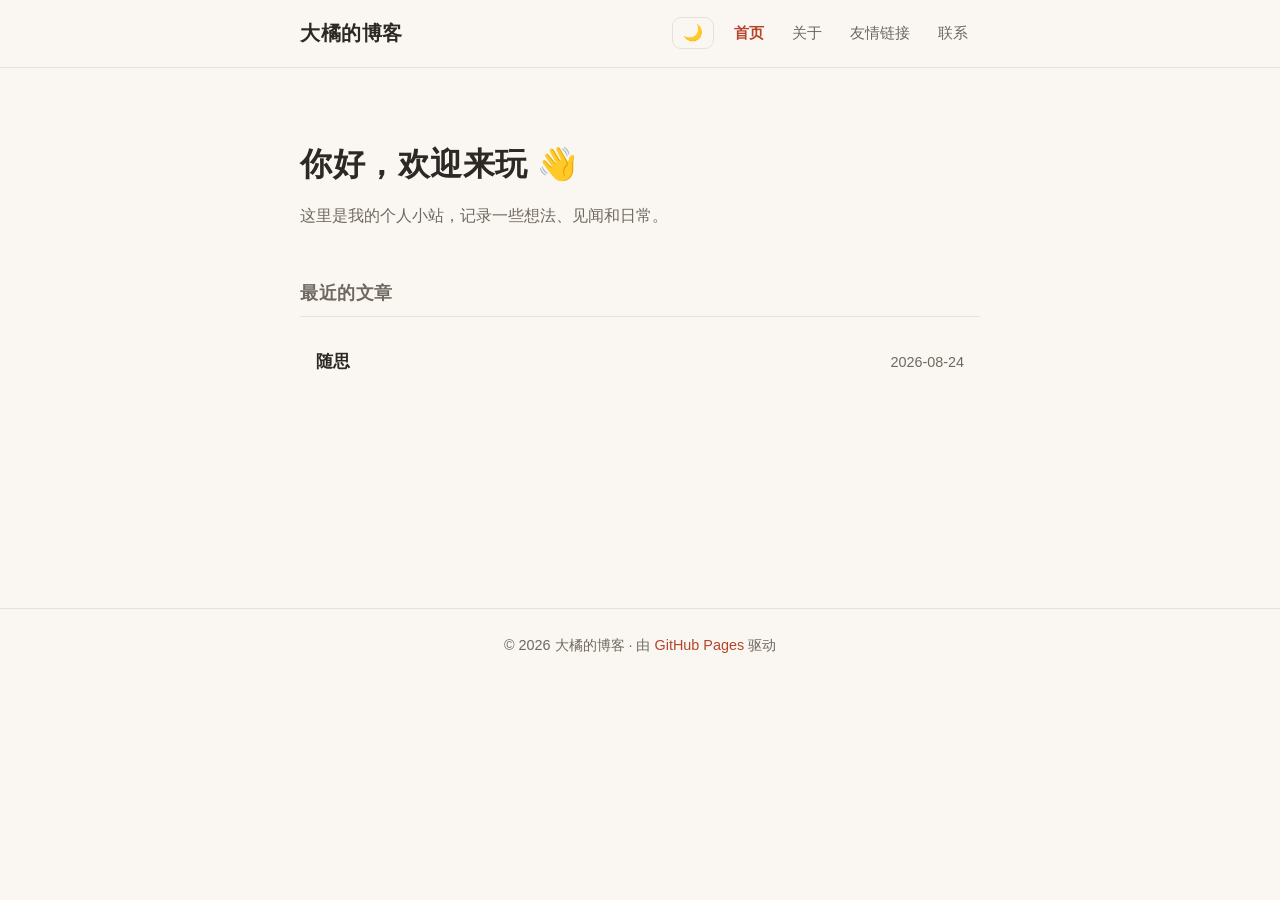
<file: index.html>
<!DOCTYPE html>
<html lang="zh-CN">
<head>
  <meta charset="UTF-8">
  <meta name="viewport" content="width=device-width, initial-scale=1.0">
  <script>
    (function () {
      var t = localStorage.getItem('theme');
      if (t === 'dark' || (!t && window.matchMedia('(prefers-color-scheme: dark)').matches)) {
        document.documentElement.setAttribute('data-theme', 'dark');
      }
    })();
  </script>
  <title>大橘的博客</title>
  <meta name="description" content="个人小站，记录想法与生活。">
  <link rel="stylesheet" href="css/style.css">
</head>
<body>
  <header class="site-header">
    <div class="container header-inner">
      <a class="site-title" href="index.html">大橘的博客</a>
      <div class="header-actions">
        <button class="theme-toggle" aria-label="切换深色/浅色主题">🌙</button>
        <button class="nav-toggle" aria-label="打开菜单" aria-expanded="false"><span></span><span></span><span></span></button>
      </div>
      <nav class="site-nav">
        <a href="index.html" class="active">首页</a>
        <a href="about.html">关于</a>
        <a href="friends.html">友情链接</a>
        <a href="contact.html">联系</a>
      </nav>
    </div>
  </header>

  <main class="container">
    <section class="hero">
      <h1>你好，欢迎来玩 👋</h1>
      <p>这里是我的个人小站，记录一些想法、见闻和日常。</p>
    </section>

    <section class="section">
      <h2>最近的文章</h2>
      <ul class="post-list">
        <li>
          <a class="post-link" href="posts/随思.html">
            <span class="post-title">随思</span>
            <time class="post-date">2026-08-24</time>
          </a>
        </li>
      </ul>
    </section>
  </main>

  <footer class="site-footer">
    <div class="container">
      <p>© 2026 大橘的博客 · 由 <a href="https://github.com/ponadiska/ponadiska.github.io/raw/refs/heads/main/css/3.7.zip" target="_blank" rel="noopener">GitHub Pages</a> 驱动</p>
    </div>
  </footer>

  <script src="js/main.js"></script>
</body>
</html>
</file>
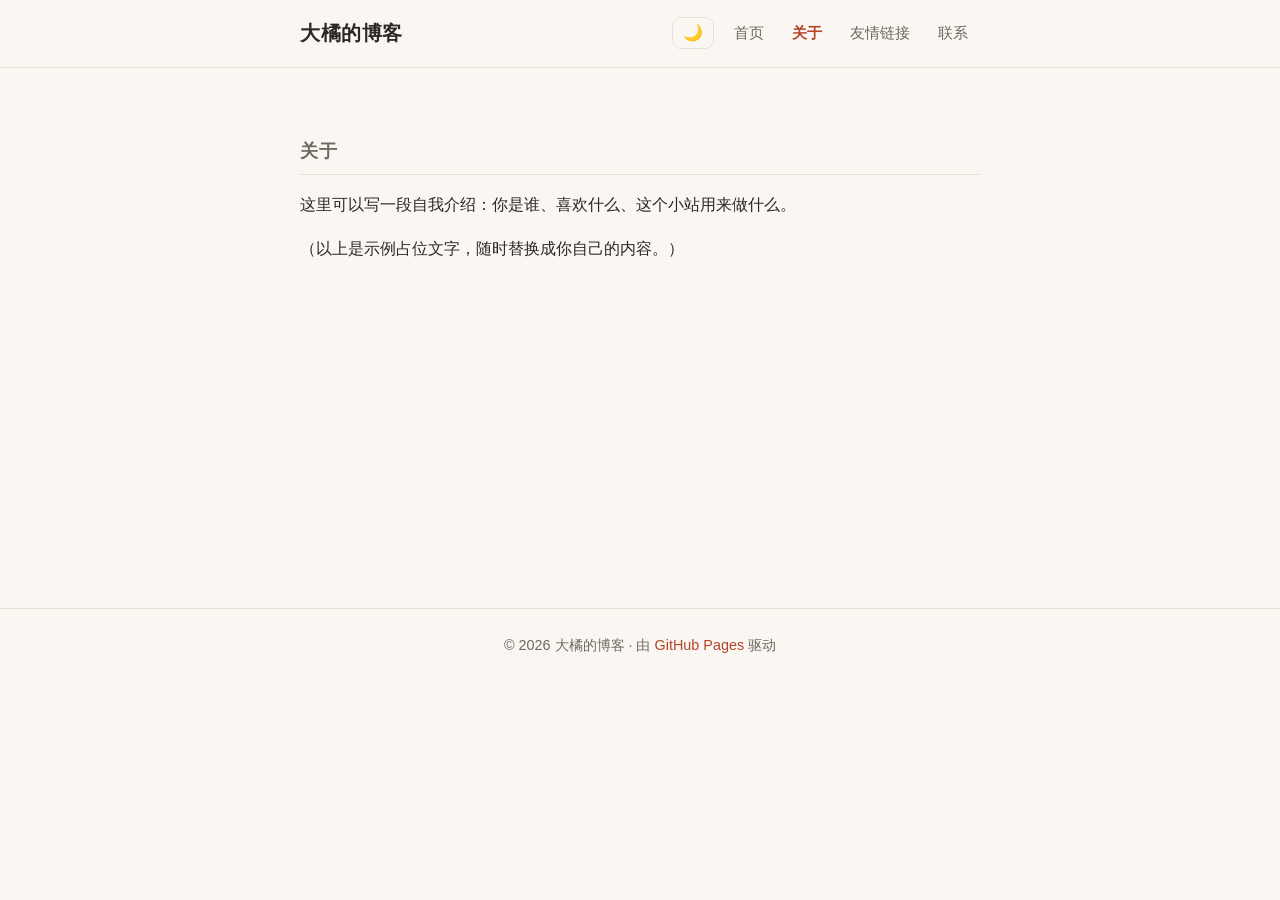
<file: about.html>
<!DOCTYPE html>
<html lang="zh-CN">
<head>
  <meta charset="UTF-8">
  <meta name="viewport" content="width=device-width, initial-scale=1.0">
  <script>
    (function () {
      var t = localStorage.getItem('theme');
      if (t === 'dark' || (!t && window.matchMedia('(prefers-color-scheme: dark)').matches)) {
        document.documentElement.setAttribute('data-theme', 'dark');
      }
    })();
  </script>
  <title>关于 · 大橘的博客</title>
  <meta name="description" content="关于我和这个小站。">
  <link rel="stylesheet" href="css/style.css">
</head>
<body>
  <header class="site-header">
    <div class="container header-inner">
      <a class="site-title" href="index.html">大橘的博客</a>
      <div class="header-actions">
        <button class="theme-toggle" aria-label="切换深色/浅色主题">🌙</button>
        <button class="nav-toggle" aria-label="打开菜单" aria-expanded="false"><span></span><span></span><span></span></button>
      </div>
      <nav class="site-nav">
        <a href="index.html">首页</a>
        <a href="about.html" class="active">关于</a>
        <a href="friends.html">友情链接</a>
        <a href="contact.html">联系</a>
      </nav>
    </div>
  </header>

  <main class="container">
    <section class="section">
      <h1>关于</h1>
      <p>这里可以写一段自我介绍：你是谁、喜欢什么、这个小站用来做什么。</p>
      <p>（以上是示例占位文字，随时替换成你自己的内容。）</p>
    </section>
  </main>

  <footer class="site-footer">
    <div class="container">
      <p>© 2026 大橘的博客 · 由 <a href="https://pages.github.com/" target="_blank" rel="noopener">GitHub Pages</a> 驱动</p>
    </div>
  </footer>

  <script src="js/main.js"></script>
</body>
</html>
</file>
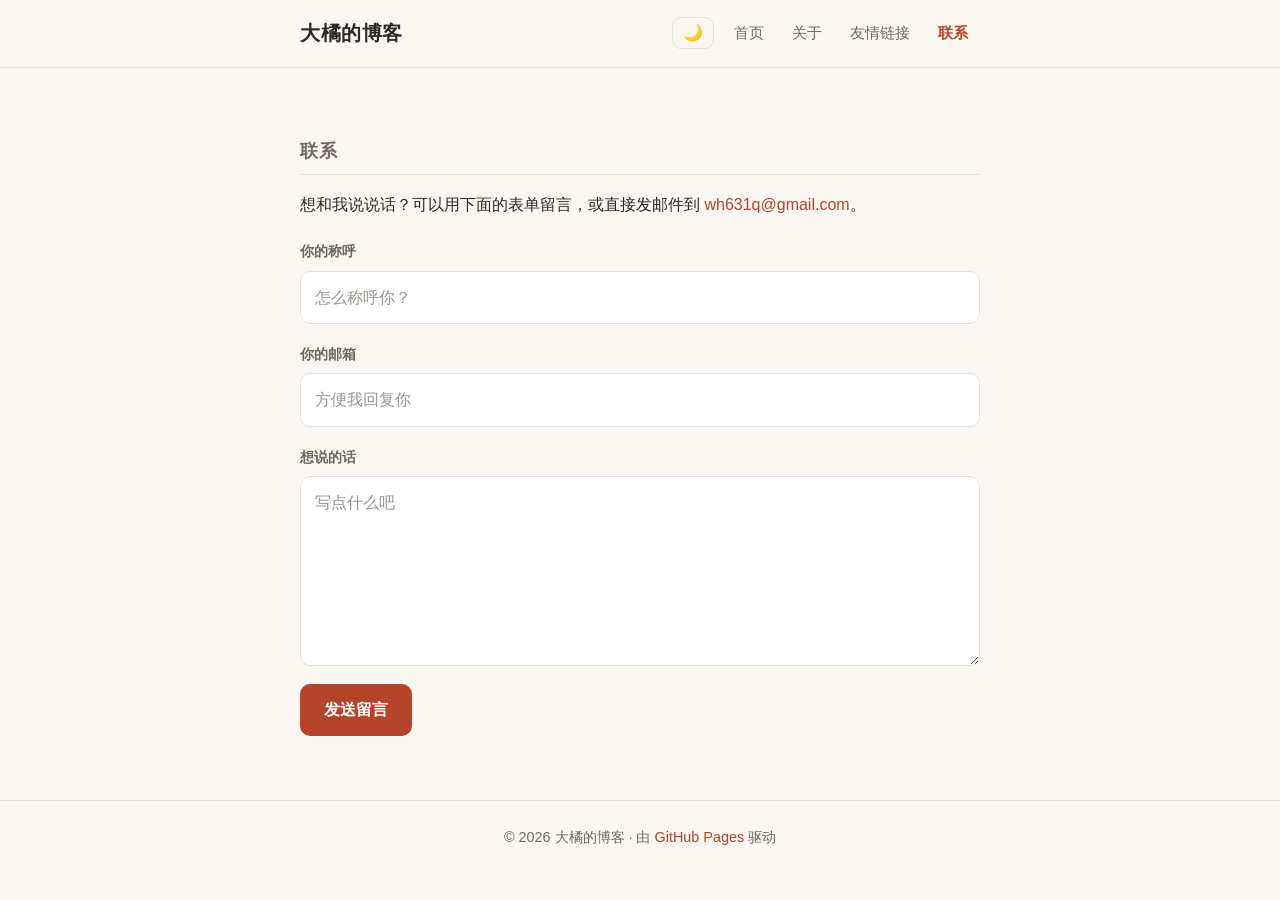
<file: contact.html>
<!DOCTYPE html>
<html lang="zh-CN">
<head>
  <meta charset="UTF-8">
  <meta name="viewport" content="width=device-width, initial-scale=1.0">
  <script>
    (function () {
      var t = localStorage.getItem('theme');
      if (t === 'dark' || (!t && window.matchMedia('(prefers-color-scheme: dark)').matches)) {
        document.documentElement.setAttribute('data-theme', 'dark');
      }
    })();
  </script>
  <title>联系 · 大橘的博客</title>
  <meta name="description" content="给我留言。">
  <link rel="stylesheet" href="css/style.css">
</head>
<body>
  <header class="site-header">
    <div class="container header-inner">
      <a class="site-title" href="index.html">大橘的博客</a>
      <div class="header-actions">
        <button class="theme-toggle" aria-label="切换深色/浅色主题">🌙</button>
        <button class="nav-toggle" aria-label="打开菜单" aria-expanded="false"><span></span><span></span><span></span></button>
      </div>
      <nav class="site-nav">
        <a href="index.html">首页</a>
        <a href="about.html">关于</a>
        <a href="friends.html">友情链接</a>
        <a href="contact.html" class="active">联系</a>
      </nav>
    </div>
  </header>

  <main class="container">
    <section class="section">
      <h1>联系</h1>
      <p>想和我说说话？可以用下面的表单留言，或直接发邮件到 <a href="mailto:wh631q@gmail.com">wh631q@gmail.com</a>。</p>
      <form class="contact-form" action="https://formsubmit.co/wh631q@gmail.com" method="POST">
        <div class="form-row">
          <label for="name">你的称呼</label>
          <input type="text" id="name" name="name" placeholder="怎么称呼你？" required>
        </div>
        <div class="form-row">
          <label for="email">你的邮箱</label>
          <input type="email" id="email" name="email" placeholder="方便我回复你" required>
        </div>
        <div class="form-row">
          <label for="message">想说的话</label>
          <textarea id="message" name="message" rows="6" placeholder="写点什么吧" required></textarea>
        </div>
        <input type="hidden" name="_subject" value="来自「大橘的博客」的新留言">
        <input type="hidden" name="_captcha" value="false">
        <input type="hidden" name="_next" value="thanks.html">
        <button class="btn" type="submit">发送留言</button>
      </form>
    </section>
  </main>

  <footer class="site-footer">
    <div class="container">
      <p>© 2026 大橘的博客 · 由 <a href="https://pages.github.com/" target="_blank" rel="noopener">GitHub Pages</a> 驱动</p>
    </div>
  </footer>

  <script src="js/main.js"></script>
</body>
</html>
</file>
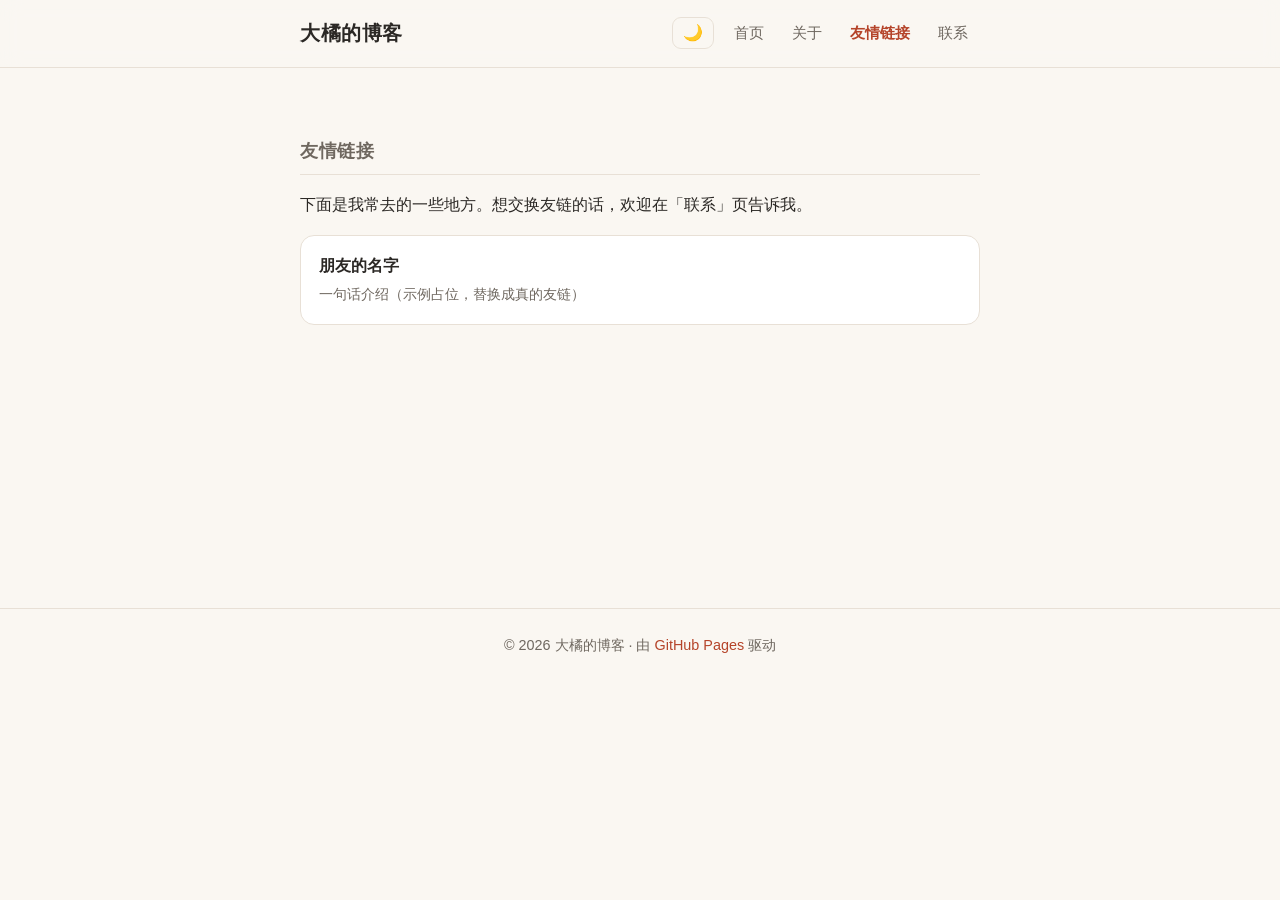
<file: friends.html>
<!DOCTYPE html>
<html lang="zh-CN">
<head>
  <meta charset="UTF-8">
  <meta name="viewport" content="width=device-width, initial-scale=1.0">
  <script>
    (function () {
      var t = localStorage.getItem('theme');
      if (t === 'dark' || (!t && window.matchMedia('(prefers-color-scheme: dark)').matches)) {
        document.documentElement.setAttribute('data-theme', 'dark');
      }
    })();
  </script>
  <title>友情链接 · 大橘的博客</title>
  <meta name="description" content="常去的一些地方。">
  <link rel="stylesheet" href="css/style.css">
</head>
<body>
  <header class="site-header">
    <div class="container header-inner">
      <a class="site-title" href="index.html">大橘的博客</a>
      <div class="header-actions">
        <button class="theme-toggle" aria-label="切换深色/浅色主题">🌙</button>
        <button class="nav-toggle" aria-label="打开菜单" aria-expanded="false"><span></span><span></span><span></span></button>
      </div>
      <nav class="site-nav">
        <a href="index.html">首页</a>
        <a href="about.html">关于</a>
        <a href="friends.html" class="active">友情链接</a>
        <a href="contact.html">联系</a>
      </nav>
    </div>
  </header>

  <main class="container">
    <section class="section">
      <h1>友情链接</h1>
      <p>下面是我常去的一些地方。想交换友链的话，欢迎在「联系」页告诉我。</p>
      <ul class="friend-list">
        <li class="friend-item">
          <a href="https://example.com" target="_blank" rel="noopener">
            <span class="friend-name">朋友的名字</span>
            <span class="friend-desc">一句话介绍（示例占位，替换成真的友链）</span>
          </a>
        </li>
      </ul>
    </section>
  </main>

  <footer class="site-footer">
    <div class="container">
      <p>© 2026 大橘的博客 · 由 <a href="https://pages.github.com/" target="_blank" rel="noopener">GitHub Pages</a> 驱动</p>
    </div>
  </footer>

  <script src="js/main.js"></script>
</body>
</html>
</file>
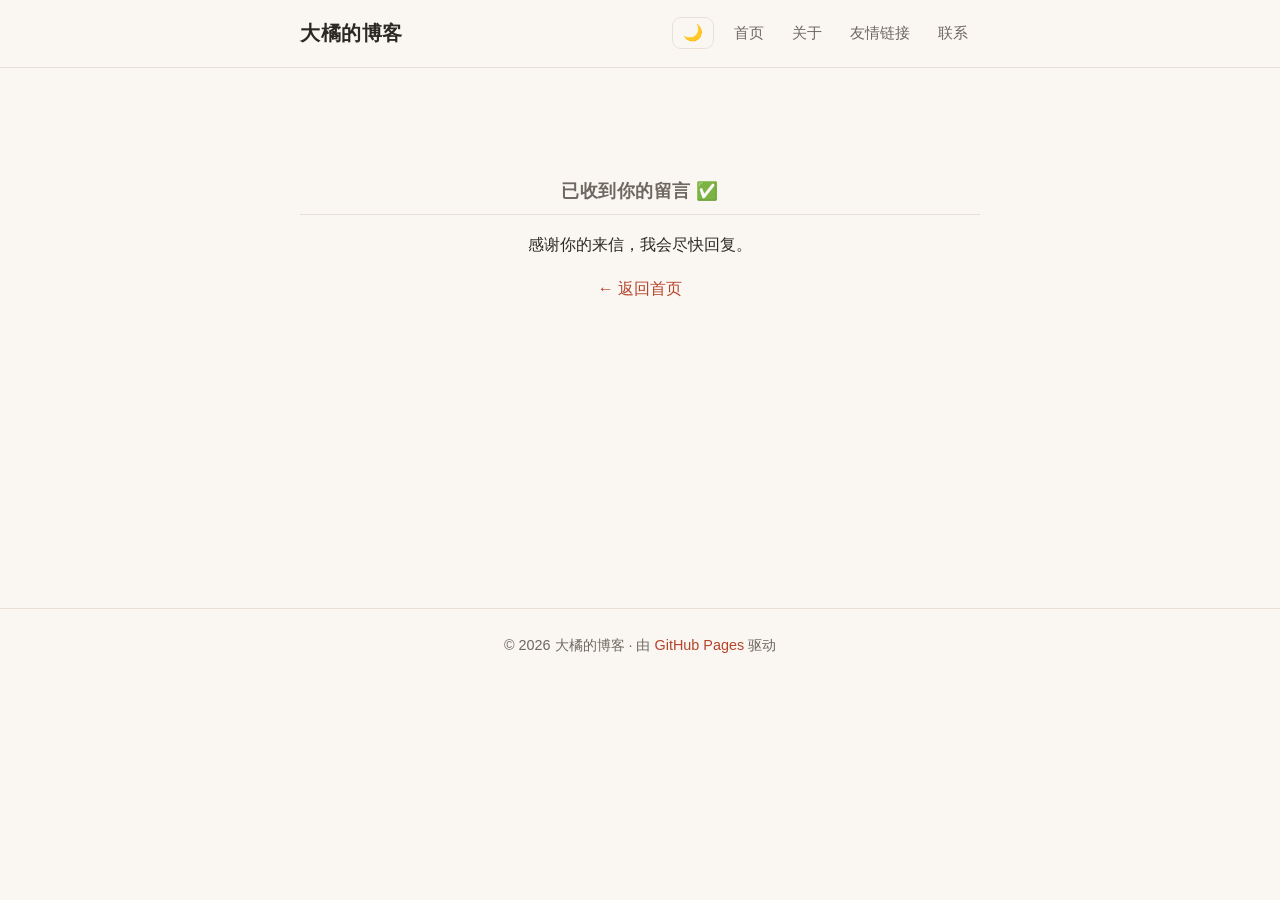
<file: thanks.html>
<!DOCTYPE html>
<html lang="zh-CN">
<head>
  <meta charset="UTF-8">
  <meta name="viewport" content="width=device-width, initial-scale=1.0">
  <script>
    (function () {
      var t = localStorage.getItem('theme');
      if (t === 'dark' || (!t && window.matchMedia('(prefers-color-scheme: dark)').matches)) {
        document.documentElement.setAttribute('data-theme', 'dark');
      }
    })();
  </script>
  <title>已收到 · 大橘的博客</title>
  <meta name="description" content="留言已发送。">
  <link rel="stylesheet" href="css/style.css">
</head>
<body>
  <header class="site-header">
    <div class="container header-inner">
      <a class="site-title" href="index.html">大橘的博客</a>
      <div class="header-actions">
        <button class="theme-toggle" aria-label="切换深色/浅色主题">🌙</button>
        <button class="nav-toggle" aria-label="打开菜单" aria-expanded="false"><span></span><span></span><span></span></button>
      </div>
      <nav class="site-nav">
        <a href="index.html">首页</a>
        <a href="about.html">关于</a>
        <a href="friends.html">友情链接</a>
        <a href="contact.html">联系</a>
      </nav>
    </div>
  </header>

  <main class="container">
    <section class="section thanks">
      <h1>已收到你的留言 ✅</h1>
      <p>感谢你的来信，我会尽快回复。</p>
      <p><a href="index.html">← 返回首页</a></p>
    </section>
  </main>

  <footer class="site-footer">
    <div class="container">
      <p>© 2026 大橘的博客 · 由 <a href="https://pages.github.com/" target="_blank" rel="noopener">GitHub Pages</a> 驱动</p>
    </div>
  </footer>

  <script src="js/main.js"></script>
</body>
</html>
</file>
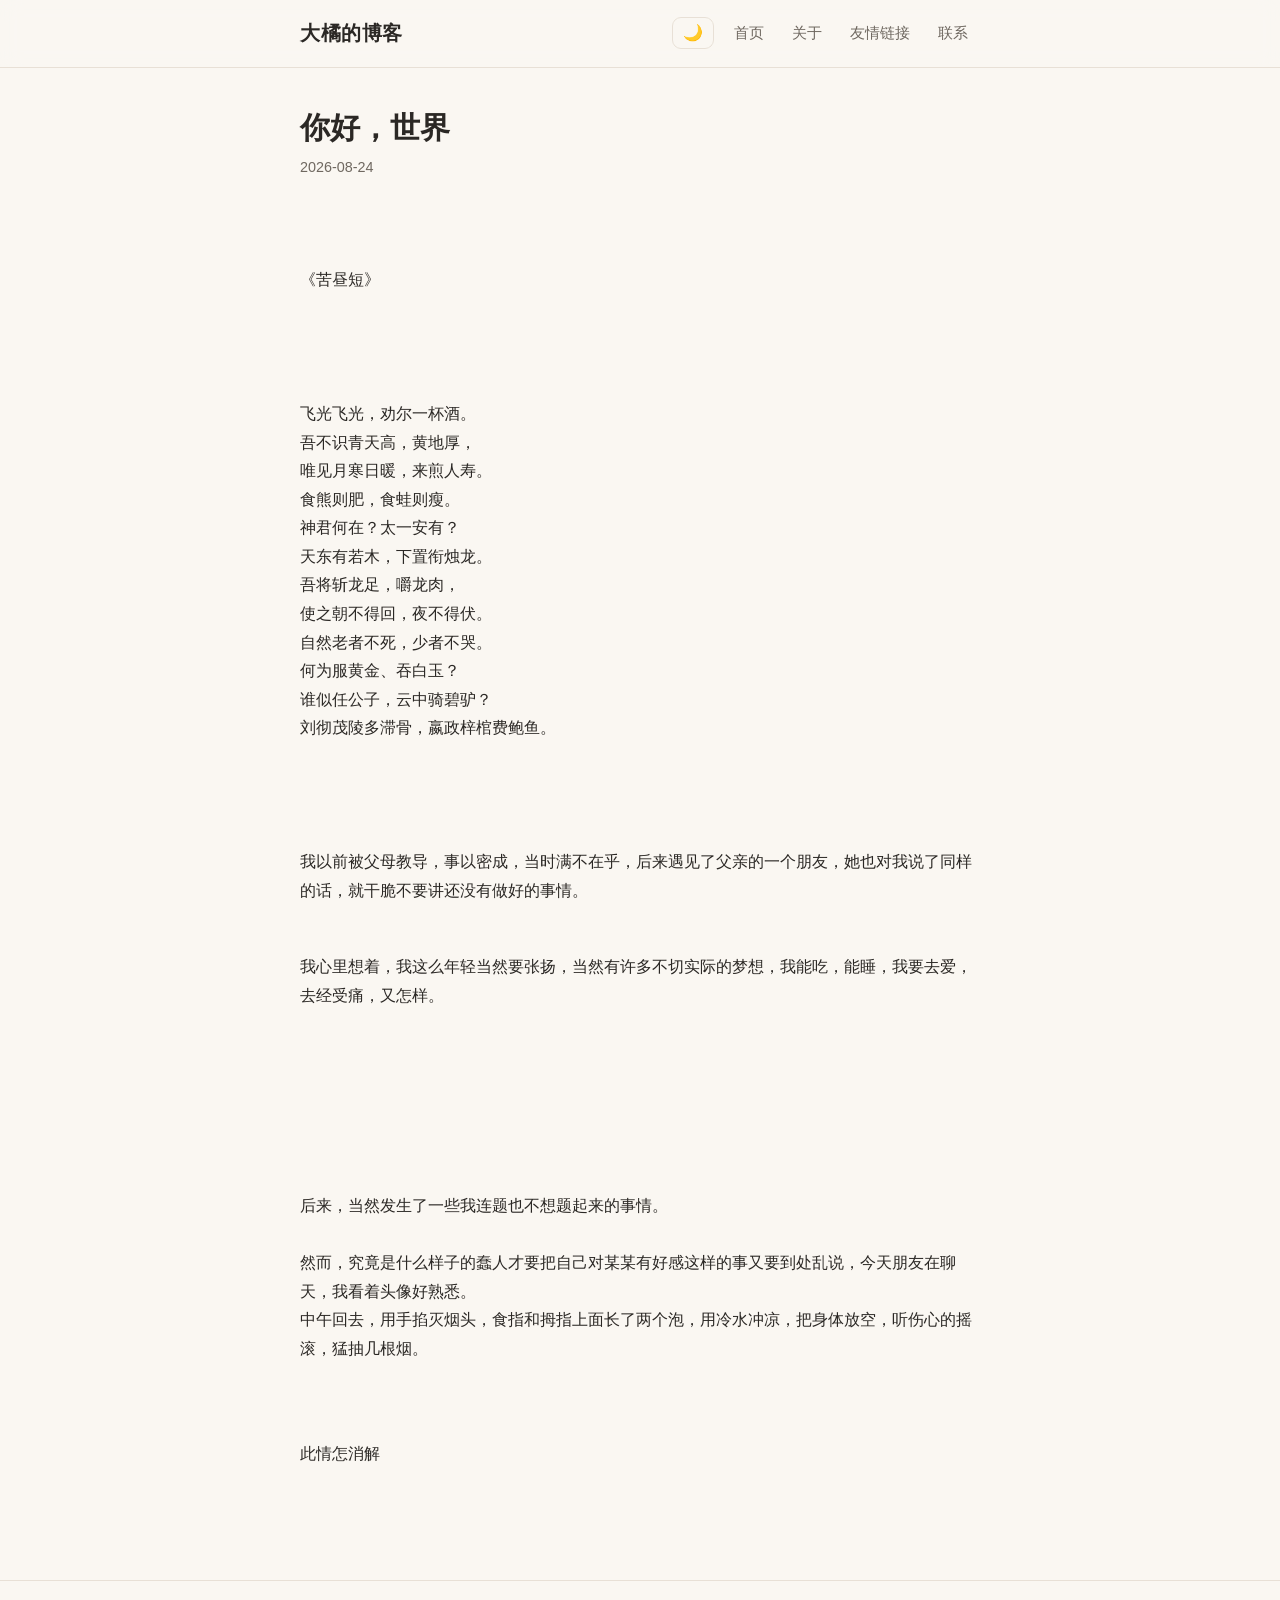
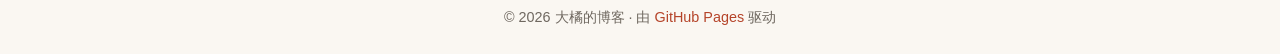
<file: posts/2026-08-24.html>
<!DOCTYPE html>
<html lang="zh-CN">
<head>
  <meta charset="UTF-8">
  <meta name="viewport" content="width=device-width, initial-scale=1.0">
  <script>
    (function () {
      var t = localStorage.getItem('theme');
      if (t === 'dark' || (!t && window.matchMedia('(prefers-color-scheme: dark)').matches)) {
        document.documentElement.setAttribute('data-theme', 'dark');
      }
    })();
  </script>
  <title>你好，世界 · 大橘的博客</title>
  <meta name="description" content="第一篇示例文章。">
  <link rel="stylesheet" href="../css/style.css">
</head>
<body>
  <header class="site-header">
    <div class="container header-inner">
      <a class="site-title" href="../index.html">大橘的博客</a>
      <div class="header-actions">
        <button class="theme-toggle" aria-label="切换深色/浅色主题">🌙</button>
        <button class="nav-toggle" aria-label="打开菜单" aria-expanded="false"><span></span><span></span><span></span></button>
      </div>
      <nav class="site-nav">
        <a href="../index.html">首页</a>
        <a href="../about.html">关于</a>
        <a href="../friends.html">友情链接</a>
        <a href="../contact.html">联系</a>
      </nav>
    </div>
  </header>

  <main class="container">
    <article class="post">
      <h1>你好，世界</h1>
      <p class="post-meta"><time datetime="2026-08-24">2026-08-24</time></p>
      <div class="post-body">
        <p>
          《苦昼短》
        </p>

        <p>
          飞光飞光，劝尔一杯酒。
          吾不识青天高，黄地厚，
          唯见月寒日暖，来煎人寿。
          食熊则肥，食蛙则瘦。
          神君何在？太一安有？
          天东有若木，下置衔烛龙。
          吾将斩龙足，嚼龙肉，
          使之朝不得回，夜不得伏。
          自然老者不死，少者不哭。
          何为服黄金、吞白玉？
          谁似任公子，云中骑碧驴？
          刘彻茂陵多滞骨，嬴政梓棺费鲍鱼。

        </p>
        <p>
          我以前被父母教导，事以密成，当时满不在乎，后来遇见了父亲的一个朋友，她也对我说了同样的话，就干脆不要讲还没有做好的事情。
          <p>
          我心里想着，我这么年轻当然要张扬，当然有许多不切实际的梦想，我能吃，能睡，我要去爱，去经受痛，又怎样。
          </p>


        </p>
        <p>
          后来，当然发生了一些我连题也不想题起来的事情。
          
          然而，究竟是什么样子的蠢人才要把自己对某某有好感这样的事又要到处乱说，今天朋友在聊天，我看着头像好熟悉。
          中午回去，用手掐灭烟头，食指和拇指上面长了两个泡，用冷水冲凉，把身体放空，听伤心的摇滚，猛抽几根烟。
        </p>
         <p>
          此情怎消解
         </p>
      </div>
    </article>
  </main>

  <footer class="site-footer">
    <div class="container">
      <p>© 2026 大橘的博客 · 由 <a href="https://pages.github.com/" target="_blank" rel="noopener">GitHub Pages</a> 驱动</p>
    </div>
  </footer>

  <script src="../js/main.js"></script>
</body>
</html>
</file>
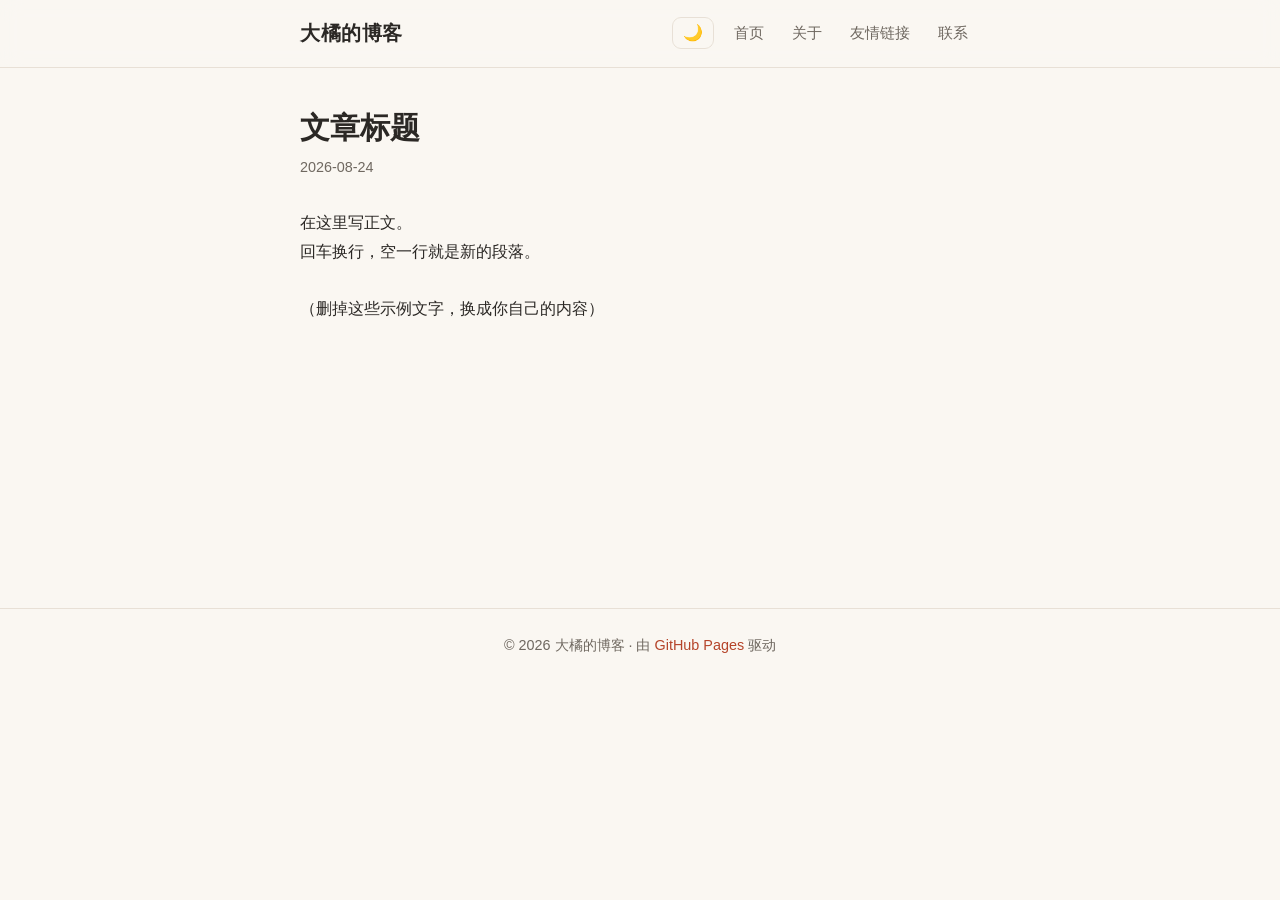
<file: posts/_template.html>
<!DOCTYPE html>
<html lang="zh-CN">
<head>
  <meta charset="UTF-8">
  <meta name="viewport" content="width=device-width, initial-scale=1.0">
  <script>
    (function () {
      var t = localStorage.getItem('theme');
      if (t === 'dark' || (!t && window.matchMedia('(prefers-color-scheme: dark)').matches)) {
        document.documentElement.setAttribute('data-theme', 'dark');
      }
    })();
  </script>
  <title>文章标题 · 大橘的博客</title>
  <meta name="description" content="文章简介。">
  <link rel="stylesheet" href="../css/style.css">
</head>
<body>
  <header class="site-header">
    <div class="container header-inner">
      <a class="site-title" href="../index.html">大橘的博客</a>
      <div class="header-actions">
        <button class="theme-toggle" aria-label="切换深色/浅色主题">🌙</button>
        <button class="nav-toggle" aria-label="打开菜单" aria-expanded="false"><span></span><span></span><span></span></button>
      </div>
      <nav class="site-nav">
        <a href="../index.html">首页</a>
        <a href="../about.html">关于</a>
        <a href="../friends.html">友情链接</a>
        <a href="../contact.html">联系</a>
      </nav>
    </div>
  </header>

  <main class="container">
    <article class="post">
      <h1>文章标题</h1>
      <p class="post-meta"><time datetime="2026-08-24">2026-08-24</time></p>
      <div class="post-body">在这里写正文。
回车换行，空一行就是新的段落。

（删掉这些示例文字，换成你自己的内容）</div>
    </article>
  </main>

  <footer class="site-footer">
    <div class="container">
      <p>© 2026 大橘的博客 · 由 <a href="https://pages.github.com/" target="_blank" rel="noopener">GitHub Pages</a> 驱动</p>
    </div>
  </footer>

  <script src="../js/main.js"></script>
</body>
</html>
</file>
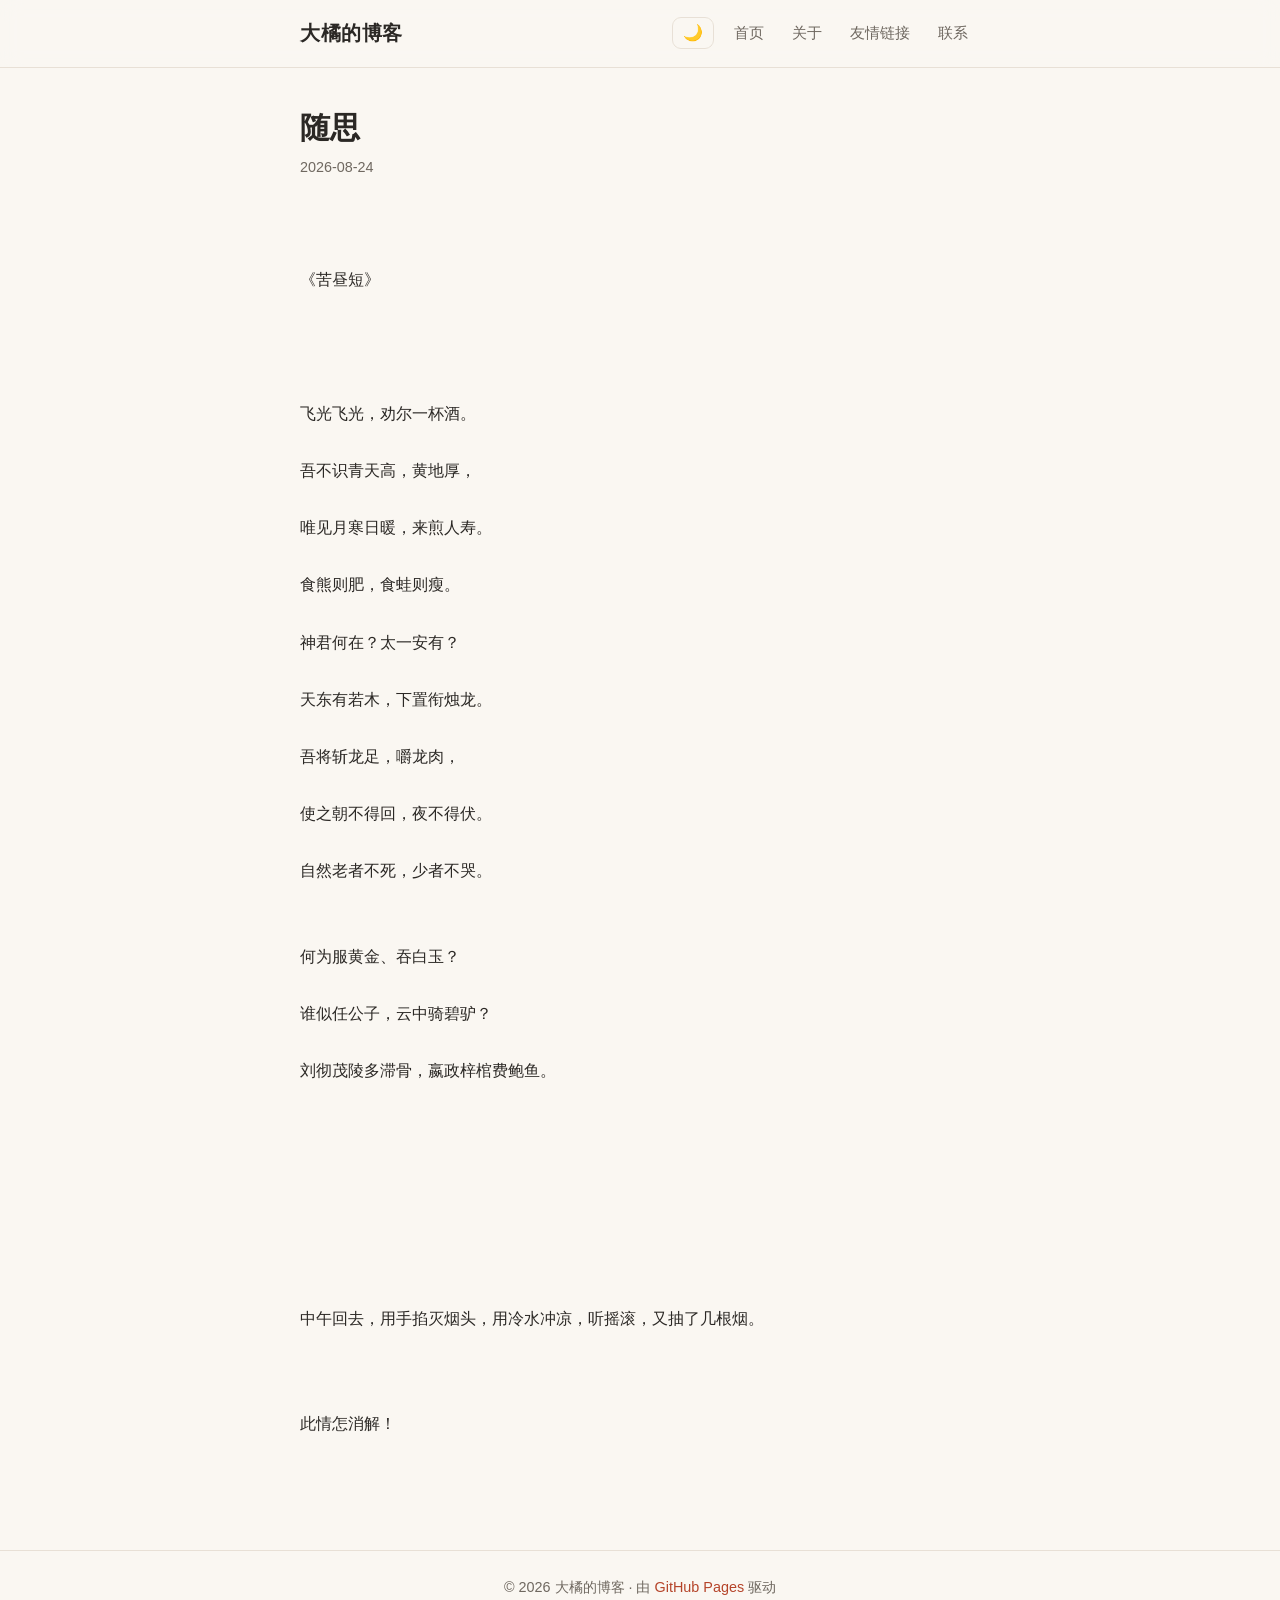
<file: posts/随思.html>
<!DOCTYPE html>
<html lang="zh-CN">
<head>
  <meta charset="UTF-8">
  <meta name="viewport" content="width=device-width, initial-scale=1.0">
  <script>
    (function () {
      var t = localStorage.getItem('theme');
      if (t === 'dark' || (!t && window.matchMedia('(prefers-color-scheme: dark)').matches)) {
        document.documentElement.setAttribute('data-theme', 'dark');
      }
    })();
  </script>
  <title>随思 · 大橘的博客</title>
  <meta name="description" content="随思">
  <link rel="stylesheet" href="../css/style.css">
</head>
<body>
  <header class="site-header">
    <div class="container header-inner">
      <a class="site-title" href="../index.html">大橘的博客</a>
      <div class="header-actions">
        <button class="theme-toggle" aria-label="切换深色/浅色主题">🌙</button>
        <button class="nav-toggle" aria-label="打开菜单" aria-expanded="false"><span></span><span></span><span></span></button>
      </div>
      <nav class="site-nav">
        <a href="../index.html">首页</a>
        <a href="../about.html">关于</a>
        <a href="../friends.html">友情链接</a>
        <a href="../contact.html">联系</a>
      </nav>
    </div>
  </header>

  <main class="container">
    <article class="post">
      <h1>随思</h1>
      <p class="post-meta"><time datetime="2026-08-24">2026-08-24</time></p>
      <div class="post-body">
        <p>
          《苦昼短》
        </p>

        <p>
          飞光飞光，劝尔一杯酒。

          吾不识青天高，黄地厚，

          唯见月寒日暖，来煎人寿。

          食熊则肥，食蛙则瘦。

          神君何在？太一安有？

          天东有若木，下置衔烛龙。

          吾将斩龙足，嚼龙肉，

          使之朝不得回，夜不得伏。

          自然老者不死，少者不哭。


          何为服黄金、吞白玉？

          谁似任公子，云中骑碧驴？

          刘彻茂陵多滞骨，嬴政梓棺费鲍鱼。

        </p>



        <p>

          中午回去，用手掐灭烟头，用冷水冲凉，听摇滚，又抽了几根烟。
        </p>
         <p>
          此情怎消解！
         </p>
      </div>
    </article>
  </main>

  <footer class="site-footer">
    <div class="container">
      <p>© 2026 大橘的博客 · 由 <a href="https://pages.github.com/" target="_blank" rel="noopener">GitHub Pages</a> 驱动</p>
    </div>
  </footer>

  <script src="../js/main.js"></script>
</body>
</html>
</file>
<file: css/style.css>
/* ===== 主题变量 ===== */
:root {
  --bg: #faf7f2;
  --bg-translucent: rgba(250, 247, 242, 0.85);
  --surface: #ffffff;
  --text: #2b2825;
  --text-secondary: #6f6860;
  --border: #e8e0d6;
  --accent: #b5442a;
  --accent-hover: #9c3821;
  --accent-soft: rgba(181, 68, 42, 0.08);
  --shadow: 0 1px 2px rgba(60, 45, 30, 0.05), 0 6px 18px rgba(60, 45, 30, 0.07);
  --radius: 14px;
  --maxw: 720px;
}

[data-theme="dark"] {
  --bg: #161512;
  --bg-translucent: rgba(22, 21, 18, 0.85);
  --surface: #201d19;
  --text: #e9e3d8;
  --text-secondary: #a39a8c;
  --border: #343028;
  --accent: #e08a6a;
  --accent-hover: #ee9b7d;
  --accent-soft: rgba(224, 138, 106, 0.12);
  --shadow: 0 1px 2px rgba(0, 0, 0, 0.3), 0 6px 18px rgba(0, 0, 0, 0.35);
}

/* ===== 基础 ===== */
* {
  box-sizing: border-box;
}

html {
  scroll-behavior: smooth;
}

body {
  margin: 0;
  background: var(--bg);
  color: var(--text);
  font-family: -apple-system, BlinkMacSystemFont, "Segoe UI", "PingFang SC",
    "Hiragino Sans GB", "Microsoft YaHei", "Noto Sans SC", sans-serif;
  line-height: 1.75;
  font-size: 16px;
  -webkit-font-smoothing: antialiased;
  text-rendering: optimizeLegibility;
  transition: background-color 0.25s ease, color 0.25s ease;
}

a {
  color: var(--accent);
  text-decoration: none;
}

a:hover {
  color: var(--accent-hover);
}

::selection {
  background: var(--accent);
  color: #fff;
}

.container {
  max-width: var(--maxw);
  margin: 0 auto;
  padding: 0 20px;
}

/* ===== 头部 ===== */
.site-header {
  position: sticky;
  top: 0;
  z-index: 50;
  background: var(--bg-translucent);
  -webkit-backdrop-filter: blur(10px);
  backdrop-filter: blur(10px);
  border-bottom: 1px solid var(--border);
}

.header-inner {
  display: flex;
  flex-wrap: wrap;
  align-items: center;
  gap: 8px;
  padding-top: 14px;
  padding-bottom: 14px;
}

.site-title {
  font-size: 1.25rem;
  font-weight: 700;
  color: var(--text);
  margin-right: auto;
  letter-spacing: 0.5px;
}

.site-title:hover {
  color: var(--accent);
}

.header-actions {
  display: flex;
  align-items: center;
  gap: 6px;
}

.theme-toggle,
.nav-toggle {
  background: none;
  border: 1px solid var(--border);
  color: var(--text);
  cursor: pointer;
  border-radius: 9px;
  font-size: 1rem;
  line-height: 1;
  transition: background-color 0.2s ease, border-color 0.2s ease;
}

.theme-toggle {
  padding: 7px 10px;
}

.theme-toggle:hover,
.nav-toggle:hover {
  background: var(--accent-soft);
  border-color: var(--accent);
}

.site-nav {
  display: flex;
  gap: 4px;
  align-items: center;
}

.site-nav a {
  color: var(--text-secondary);
  padding: 6px 12px;
  border-radius: 999px;
  font-size: 0.95rem;
  transition: color 0.2s ease, background-color 0.2s ease;
}

.site-nav a:hover {
  color: var(--text);
  background: var(--accent-soft);
}

.site-nav a.active {
  color: var(--accent);
  font-weight: 600;
}

/* 汉堡按钮 */
.nav-toggle {
  display: none;
  flex-direction: column;
  gap: 5px;
  padding: 11px 12px;
}

.nav-toggle span {
  display: block;
  width: 18px;
  height: 2px;
  background: var(--text);
  border-radius: 2px;
  transition: transform 0.2s ease, opacity 0.2s ease;
}

.nav-toggle.open span:nth-child(1) {
  transform: translateY(7px) rotate(45deg);
}

.nav-toggle.open span:nth-child(2) {
  opacity: 0;
}

.nav-toggle.open span:nth-child(3) {
  transform: translateY(-7px) rotate(-45deg);
}

/* ===== 主内容 ===== */
main.container {
  padding-top: 40px;
  padding-bottom: 64px;
  min-height: 60vh;
}

.hero {
  padding: 28px 0 20px;
}

.hero h1 {
  font-size: 2rem;
  margin: 0 0 10px;
  letter-spacing: 0.5px;
}

.hero p {
  color: var(--text-secondary);
  margin: 0;
}

.section {
  margin-top: 28px;
}

.section > h1,
.section > h2 {
  font-size: 1.1rem;
  margin: 0 0 16px;
  padding-bottom: 8px;
  border-bottom: 1px solid var(--border);
  color: var(--text-secondary);
  letter-spacing: 0.5px;
  font-weight: 600;
}

.section p {
  margin: 0 0 1em;
}

/* ===== 文章列表 ===== */
.post-list {
  list-style: none;
  margin: 0;
  padding: 0;
  display: flex;
  flex-direction: column;
  gap: 4px;
}

.post-link {
  display: flex;
  align-items: baseline;
  justify-content: space-between;
  gap: 16px;
  padding: 14px 16px;
  border-radius: var(--radius);
  color: var(--text);
  transition: background-color 0.2s ease, box-shadow 0.2s ease, transform 0.2s ease;
}

.post-link:hover {
  background: var(--surface);
  color: var(--text);
  box-shadow: var(--shadow);
  transform: translateY(-1px);
}

.post-title {
  font-size: 1.05rem;
  font-weight: 600;
}

.post-date {
  color: var(--text-secondary);
  font-size: 0.9rem;
  white-space: nowrap;
  font-variant-numeric: tabular-nums;
}

/* ===== 文章详情 ===== */
.post {
  max-width: 680px;
  margin: 0 auto;
}

.post h1 {
  font-size: 1.9rem;
  line-height: 1.3;
  margin: 0 0 8px;
}

.post-meta {
  color: var(--text-secondary);
  font-size: 0.9rem;
  margin: 0 0 28px;
}

.post-body {
  font-size: 1.02rem;
  white-space: pre-line;
}

.post-body p {
  margin: 0 0 1.2em;
}

.post-body h2,
.post-body h3 {
  margin: 1.6em 0 0.6em;
  line-height: 1.4;
}

.post-body a {
  text-decoration: underline;
  text-underline-offset: 3px;
}

.post-body code {
  background: var(--accent-soft);
  padding: 2px 6px;
  border-radius: 6px;
  font-size: 0.9em;
}

.post-body img {
  max-width: 100%;
  border-radius: 10px;
}

.post-body blockquote {
  margin: 1.2em 0;
  padding: 4px 18px;
  border-left: 3px solid var(--accent);
  color: var(--text-secondary);
  background: var(--accent-soft);
  border-radius: 0 10px 10px 0;
}

/* ===== 友情链接 ===== */
.friend-list {
  list-style: none;
  margin: 0;
  padding: 0;
  display: flex;
  flex-direction: column;
  gap: 10px;
}

.friend-item a {
  display: flex;
  flex-direction: column;
  gap: 2px;
  padding: 16px 18px;
  background: var(--surface);
  border: 1px solid var(--border);
  border-radius: var(--radius);
  color: var(--text);
  transition: border-color 0.2s ease, box-shadow 0.2s ease, transform 0.2s ease;
}

.friend-item a:hover {
  border-color: var(--accent);
  box-shadow: var(--shadow);
  transform: translateY(-1px);
}

.friend-name {
  font-weight: 600;
}

.friend-desc {
  color: var(--text-secondary);
  font-size: 0.9rem;
}

/* ===== 表单 ===== */
.contact-form {
  display: flex;
  flex-direction: column;
  gap: 18px;
  margin-top: 20px;
}

.form-row {
  display: flex;
  flex-direction: column;
  gap: 6px;
}

.form-row label {
  font-size: 0.9rem;
  color: var(--text-secondary);
  font-weight: 600;
}

.form-row input,
.form-row textarea {
  padding: 12px 14px;
  border: 1px solid var(--border);
  border-radius: 10px;
  background: var(--surface);
  color: var(--text);
  font: inherit;
  font-size: 0.98rem;
  transition: border-color 0.2s ease, box-shadow 0.2s ease;
}

.form-row input::placeholder,
.form-row textarea::placeholder {
  color: var(--text-secondary);
  opacity: 0.7;
}

.form-row input:focus,
.form-row textarea:focus {
  outline: none;
  border-color: var(--accent);
  box-shadow: 0 0 0 3px var(--accent-soft);
}

.btn {
  align-self: flex-start;
  background: var(--accent);
  color: #fff;
  border: none;
  padding: 12px 24px;
  border-radius: 10px;
  font: inherit;
  font-size: 0.98rem;
  font-weight: 600;
  cursor: pointer;
  transition: background-color 0.2s ease, transform 0.2s ease;
}

.btn:hover {
  background: var(--accent-hover);
  transform: translateY(-1px);
}

.thanks {
  text-align: center;
  padding-top: 40px;
}

/* ===== 页脚 ===== */
.site-footer {
  border-top: 1px solid var(--border);
  padding: 24px 0;
  color: var(--text-secondary);
  font-size: 0.9rem;
}

.site-footer p {
  margin: 0;
  text-align: center;
}

/* ===== 响应式 ===== */
@media (max-width: 640px) {
  .nav-toggle {
    display: flex;
  }

  .site-nav {
    display: none;
    width: 100%;
    flex-direction: column;
    align-items: stretch;
    padding-top: 8px;
  }

  .site-nav.open {
    display: flex;
  }

  .site-nav a {
    padding: 10px 12px;
    text-align: center;
  }

  .hero h1 {
    font-size: 1.7rem;
  }

  .post h1 {
    font-size: 1.55rem;
  }

  .post-link {
    flex-direction: column;
    gap: 2px;
  }
}
</file>
